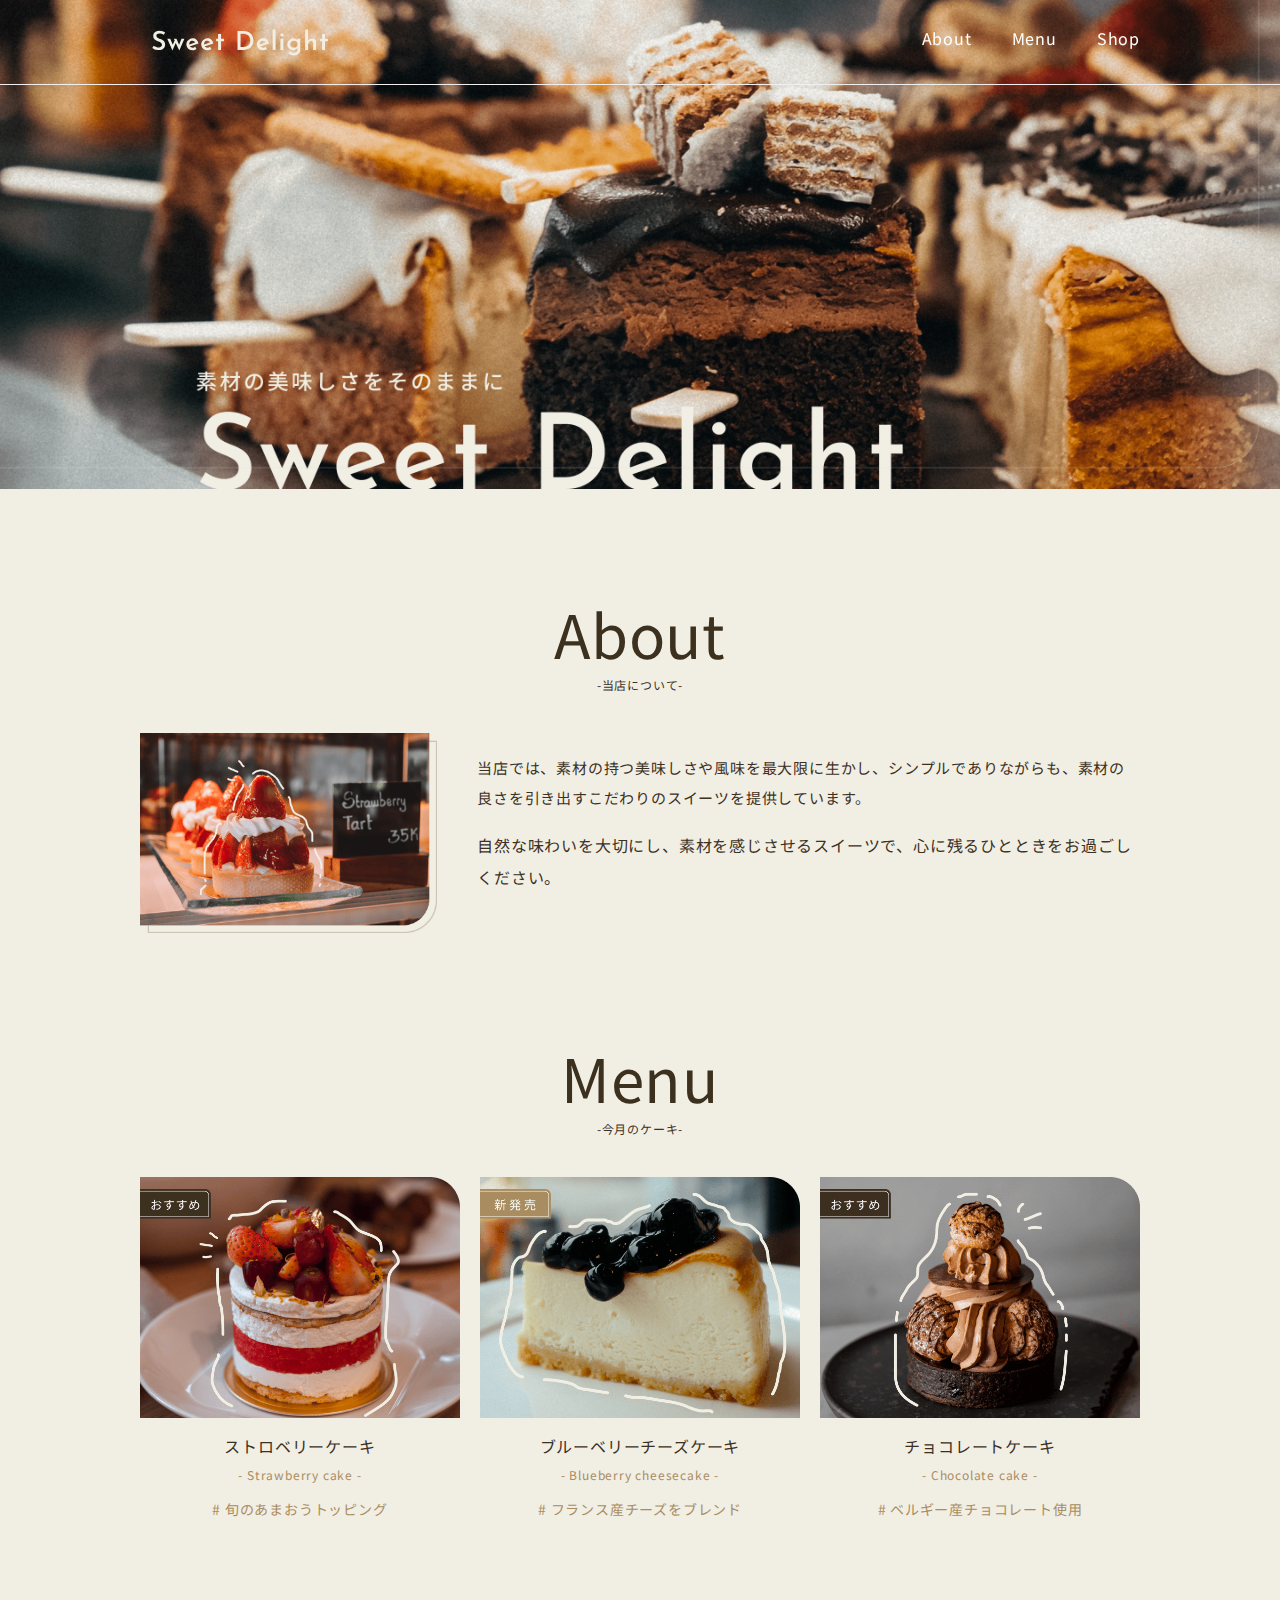
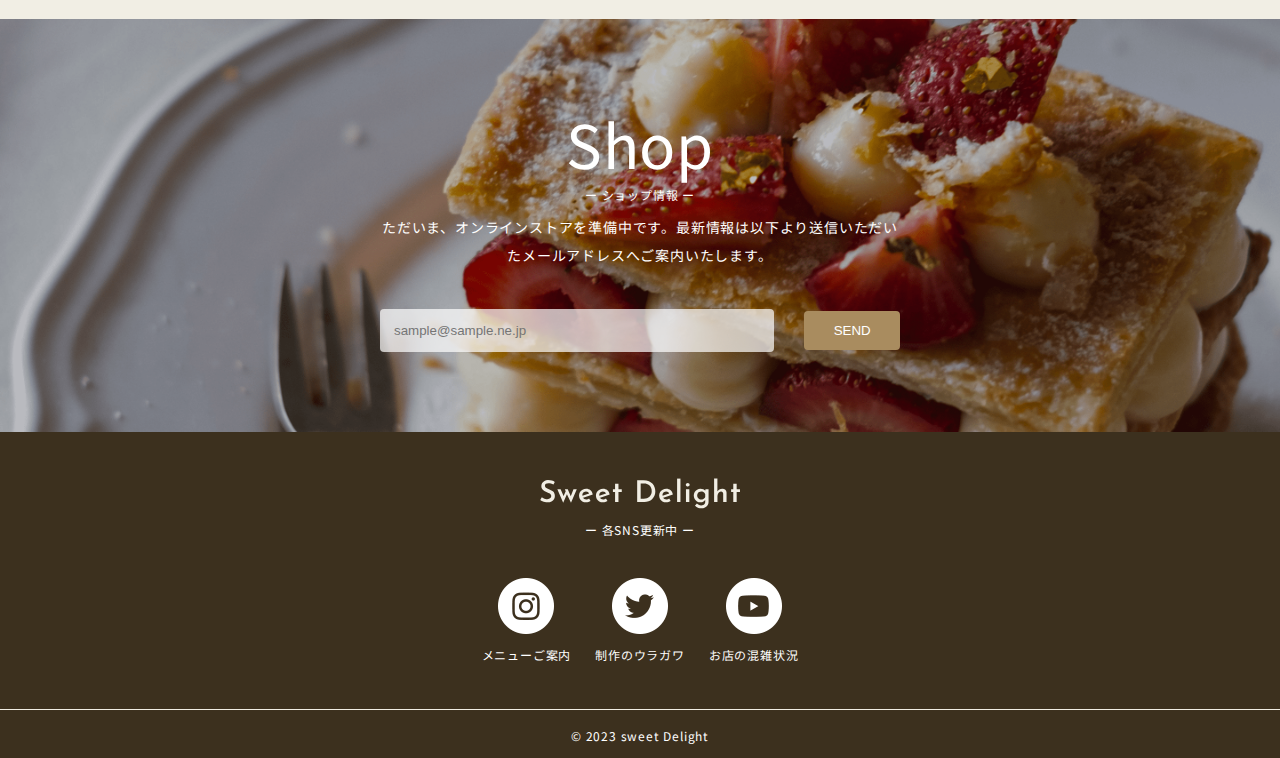
<file: sweet delight/index.html>
<!DOCTYPE html>
<html lang="ja">
<head>
    <meta charset="UTF-8">
    <meta name="viewport" content="width=device-width, initial-scale=1.0">
    <link rel="shortcut icon" href="./favicon.ico" type="image/x-icon">
    <meta name="robots" content="noindex" />
    <title>カフェLP</title>
    <meta name="description" content="カフェのランディングページです。">
    <!-- Googlefonts -->
     <link href="https://fonts.googleapis.com/css2?family=Josefin+Sans:wght@400;500&family=Noto+Sans+JP:wght@400&display=swap" rel="stylesheet">


    <link rel="stylesheet" href="css/reset.css">
    <link rel="stylesheet" href="css/style.css">
</head>
<body>
    <!-- header -->
     <header class="header">
        <div class="header__inner">
            <h1 class="header__logo"><img src="./img/logo.svg" alt="sweet Delight"></h1>
            <nav class="header__nav">
                <ul class="header__list">
                    <li class="header__item"><a href="#About" class="header_link">About</a></li>
                    <li class="header__item"><a href="#Menu"class="header_link">Menu</a></li>
                    <li class="header__item"><a href="#Shop"class="header_link">Shop</a></li>
                   
                </ul>
            </nav>
        </div>
        </header>
        <!-- fv -->
         <div class="fv">
            <picture  class="fv__img"> 
                <source media="(min-width: 768px)" srcset="./img/fv.png">
                <img src="./img/sp/fv.png" alt="素材の美味しさをそのままに" class="fv__img">
            </picture>

         </div>
         <!-- About -->
          <section class="About">
            <div  class="About_inner inner">
                <h2 class="section_heading">
                    <span class="section-heading_main">About</span>
                    <span class="section-heading_sub">-当店について-</span>
                </h2>
                    <div class="About_body">
                    <div  class="About_img"><img src="./img/about.png" alt="" class="About_sp-img"></div>
                    <div class="About_contens">
                        <p class="About_contens-title">当店では、素材の持つ美味しさや風味を最大限に生かし、シンプルでありながらも、素材の良さを引き出すこだわりのスイーツを提供しています。</p>
                        <p class="About_contens-text">自然な味わいを大切にし、素材を感じさせるスイーツで、心に残るひとときをお過ごしください。</p>

                    </div>
                    </div>


                

            </div>

          </section>
          <!-- menu -->
           <section class="Menu">
             <div  class="Menu_inner inner">
                <h2 class="section_heading">
                    <span class="section-heading_main">Menu</span>
                    <span class="section-heading_sub">-今月のケーキ-</span>
                </h2>
                <nav class="Menu_nav">
                    <ul class="Menu_nav-list">
                        <li class="Menu_nav-item"><a href="" class="Menu_nav-link"> <div class="Menu_img"><img src="./img/menu1.png" alt="ストロベリーケーキ"></div>
                        <div class="Menu_item-contens">
                             <h2 class="Menu_item-title">ストロベリーケーキ</h2>
                            <p class="Menu_item-sub">- Strawberry cake -</p>
                            <p class="Menu_item-text"># 旬のあまおうトッピング</p>
                        </div>
                        </a>
                    </li>
                         <li class="Menu_nav-item"><a href="" class="Menu_nav-link"> <div class="Menu_img"><img src="./img/menu2.png" alt="ブルーベリーチーズケーキ"></div>
                        <div class="Menu_item-contens">
                            <h2 class="Menu_item-title">ブルーベリーチーズケーキ</h2>
                            <p class="Menu_item-sub">- Blueberry cheesecake - </p>
                            <p class="Menu_item-text"># フランス産チーズをブレンド</p>
                        </div>
                        </a>
                    </li>
                        <li class="Menu_nav-item"><a href="" class="Menu_nav-link"> <div class="Menu_img"><img src="./img/menu3.png" alt="チョコレートケーキ"></div>
                        <div class="Menu_item-contens">
                            <h2 class="Menu_item-title">チョコレートケーキ</h2>
                            <p class="Menu_item-sub">  - Chocolate cake -</p>
                            <p class="Menu_item-text"> # ベルギー産チョコレート使用</p>
                        </div>
                        </a>
                    </li>
                        
                    </ul>

             </div>
            

           </section>
           <!-- contact -->
            <section class="shop">
                <div class="shop_inner inner">
                    <h2 class="shop_heading">
                    <span class="section-heading_main">Shop</span>
                    <span class="section-heading_sub">ー ショップ情報 ー</span>
                </h2>
                 <div class="shop_contens">
                    <p class="shop_text">ただいま、オンラインストアを準備中です。最新情報は以下より送信いただいたメールアドレスへご案内いたします。</p>
                    <form class="form"  action=""> 
                        <input type="email" name="" class="form_input" placeholder="sample@sample.ne.jp" required>
                        <button type="submit" class="form_submit">SEND</button>
                       

                    </form>
                    </div>

                </div>

            </section>
            <!-- footer -->
             <footer class="footer">
                <div class="footer_logo"><img src="./img/logo.svg" alt="sweet Delight"></div>
                <p class="footer_text">ー 各SNS更新中 ー</p>
                <ul class="footer_list">
                    <li class="footer_item"><a href="" target="_blank" class="footer_link"><img src="./img/icon-instagram.png"class="sns_img" alt="">
                    <p class="footer_text">メニューご案内</p>
                    </a>
                </li>
                    <li class="footer_item"><a href=""target="_blank" class="footer_link"><img src="./img/icon-twitter.png"class="sns_img" alt="">
                    <p class="footer_text">制作のウラガワ</p>
                    </a>
                </li>
                   <li class="footer_item"><a href=""target="_blank" class="footer_link"><img src="./img/icon-youtube.png " class="sns_img" alt="">
                    <p class="footer_text">お店の混雑状況</p>
                    </a>
                </li>

                </ul>
                <div class="footer_copyright">
                    <small class="footer_copyright-text">© 2023 sweet Delight</small>
                </div>

             </footer>
           
    

    
</body>
</html>
</file>
<file: sweet delight/css/style.css>
/* Noto Sans JP (400) */
body {
  font-family: 'Noto Sans JP', sans-serif;
  font-weight: 400;
  letter-spacing: 0.05em;
        color: #3c301e;
 
 
   
}
img{
    width: 100%;
 
}
/* 共通 */
.inner{
    padding: 0 40px ;

}
/* header */
.header {
  border-bottom: solid 1px #f1eeef;
  padding: 12px ;
  width: 100%;
  position: fixed;
  top: 0;
  left: 0;
  text-align: center;
}

.header__inner{

}
.header__logo{
    padding: 12px;
    max-width: 200px;
    margin: 0 auto;
    
    
}
.header__nav{
    margin-top: 10px;
  

}
.header__list{
    display: flex;
    justify-content: center;
    gap: 16px;
}
.header__item{

}
.header_link{
    color: #ffff;

}
/* fv */
.fv{

}
.fv__img{
    width: 100%;
    height: auto;
    display: block;
    margin: 0 auto;
}

/* About */
.About{
    padding: 40px 0;
    background-color:#f1eee4 ;

}
.About_inner{

}
.section_heading{
   
    text-align: center;

}
.section-heading_main{
     display: block;
     font-size: 40px;
    

}
.section-heading_sub{
    font-size: 12px;
    display: block;

}
.About_text{

}
.About_body{
    display: flex;
    flex-direction: column;
    gap: 40px;

}
.About_img{
    margin-top: 40px;

}
.About_contens{
    margin-top: 20px;

}
.About_contens-title{
    font-size: 14px;
    line-height: 2;

}
.About_contens-text {
    margin-top: 16px;
       line-height: 2;
   


}
/* Menu */
.Menu{
    padding:  80px 0;
    background-color: #f1eee4;

}
.Menu_nav{

}
.Menu_nav-list{

}
.Menu_nav-item{

}
.Menu_item-contens{
    text-align: center;

}
.Menu_item-title{
    margin-top: 16px;

}
.Menu_img{
    margin-top: 40px;

}
.Menu_item-sub{
    margin-top: 8px;
    color: #a98c5f;
    font-size: 12px;
    

}
.Menu_item-text{
     color: #a98c5f;
     margin-top: 16px;
     font-size: 14px;
   
}
/* shop */
.shop{
    padding: 80px 0;
    background-image:url(../img/sp/bg-shop.png) ;
    background-position: center center;
    background-size: cover;

}
.shop_inner{
    padding: 0 20px;

}
.shop_heading{
    text-align: center;
    color: #ffff;
}
.shop_contens{
    text-align: center;
    color: #ffff;

}
.shop_text{
    margin-top: 10px;
    font-size: 14px;
    line-height: 2;

}
.form{
    margin-top: 40px;

}
.form_input{
    width: 100%;
    border-radius: 4px;
     background-color:rgba(255,2555,255,0.7) ;
     border: none;
     padding: 14px;

}

.form_submit{
    display: block;
    margin:10px  auto 0;
    width: 120px;
    padding: 12px;
         border: none;
    border-radius: 4px;
    background-color:rgba(255,2555,255,0.7) ;
    background-color: #a98c5f;
    color: #ffff;

}
/* fooetr */
.footer{
    padding-top: 46px;
    background-color:#3c301e ;
     text-align: center;
     color: #ffff;

}
.footer_logo{
    max-width: 200px;
    margin: 0 auto;
   

}
.footer_text{
    font-size: 12px;
    margin-top: 12px;

}
.footer_list{
    padding: 0 20px ;
    margin-top: 40px;
    display: flex;
    justify-content: center;
    gap: 24px;

}
.footer_item{

}
.footer_link{

}
.sns_img{
    width: 56px;

}
.footer_copyright{
    padding: 12px;
    margin-top: 46px;
   border-top: solid 1px #f1eee4;

}
.footer_copyright-text{
    color: #ffff;
    font-size: 12px;

}
/* タブレット pcサイズ */
@media screen and (min-width: 768px) {
    body {
        letter-spacing: 0.05em;
        color: #3c301e;
    }
    .header{
        padding: 16px  ;
    }
  .header__inner {
    max-width: 1080px;
    margin: 0 auto;
    padding: 0 40px ;
    display: flex;
    justify-content: space-between;
  }
  .header_link{
    transition: opacity 0.3s ease;

  }
  .header__logo{
   margin: 0;
    
    
}
  .header__list{
    gap: 40px;

  }
  .header_link:hover{
    opacity: 0.7;


  }
  .inner{
   max-width: 1080px;
   padding: 0 40px ;
   margin: 0 auto;
  }
  .About{
    padding: 100px 0 ;

  }
  .About_inner{

  }
  .section_heading{

  }
  .section-heading_main{
    font-size: 60px;

  }
  .section-heading_sub{

  }
  
  .About_body{
    flex-direction: row;
    display: flex;
    gap: 40px;
    align-items: center;

  }
  .About_contens{

  }
  .About_contens-title{
    font-size: 15px;

  }
  .About_contens-text{
    font-size: 16px;

  }
  .About_sp-img{
    
  }
  .Menu{
    padding: 0 0 100px ;

  }
  .Menu_nav{

  }
  .Menu_nav-list{
    display: flex;
    flex-direction: row;
    gap: 20px;

  }
  .Menu_nav-item{

  }
  .Menu_nav-link{

  }
  .Menu_item-contens{

  }
  .Menu_item-title{

  }
  .Menu_item-sub{

  }
  .Menu_item-text{

  }
  .shop{
    background: url(../img/bg-shop.png);
    background-position: center center;
    background-size: cover;
    padding: 80px 0;


  }
  .shop_inner{
    max-width: 600px;
    margin: 0 auto;
  }
  .section-heading_main{

  }
  .section-heading_sub{

  }
  .shop_contens{
    

  }
  .shop_text{
    

  }
  .form{
    display: flex;
    align-items: center;
    flex-direction: row;
    gap: 30px;

  }
  .form_input{
   

  }
  .footer{

  }
  .footer_logo{

  }
  .footer_text{

  }
  .form_submit{
    margin-top: 0;
    transition: 0.3s ease;

  }
  .form_submit:hover{
    opacity: 0.7;
    cursor: pointer;

  }
  


}
</file>
